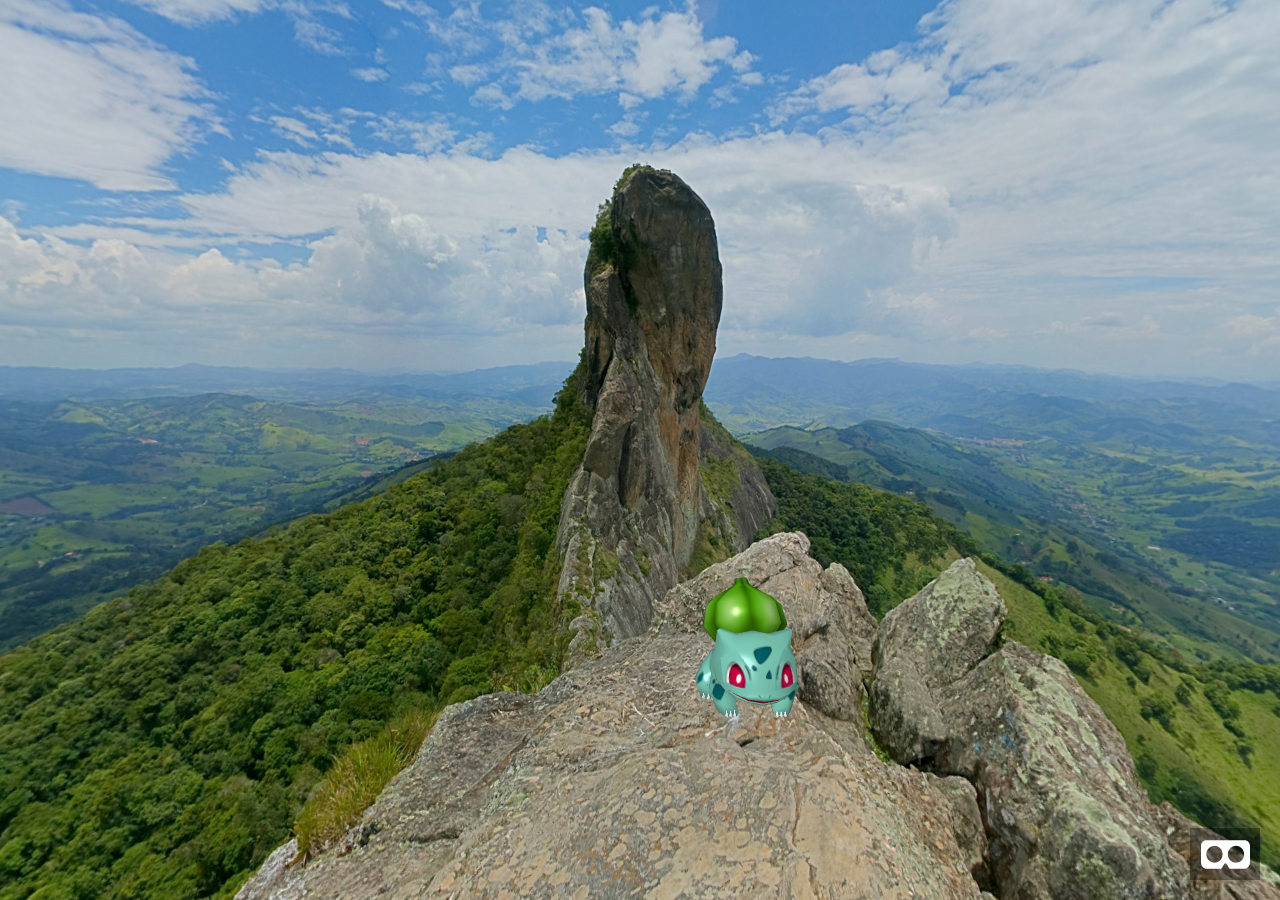
<file: demo/360-pokemon.html>
<!DOCTYPE html>
<html lang="en">
  <head>
    <meta charset="UTF-8">
    <script src="js/aframe.min.js"></script>
    <script src="js/TGALoader.js"></script> 
    <script>THREE.Loader.Handlers.add( /\.tga$/i, new THREE.TGALoader() );</script>
    <title>Olar Mundo pt.3</title>
  </head>
  <body>
    <a-scene>
      <a-assets>
        <img id="pedra-do-bauzinho" crossorigin="anonymous" src="images/pedra-do-bauzinho.jpg">
        <a-asset-item id="bulbasaur-obj" src="obj/bulbasaur/bulbasaur.obj"></a-asset-item>
        <a-asset-item id="bulbasaur-mtl" src="obj/bulbasaur/bulbasaur.mtl"></a-asset-item>
      </a-assets>

      <a-entity
        obj-model="obj: #bulbasaur-obj; mtl: #bulbasaur-mtl"
        position="0.7 0 -3.5"
        scale="0.1 0.1 0.1"
      ></a-entity>
      <a-sky src="#pedra-do-bauzinho" rotation="0 -90 -10"></a-sky>
    </a-scene>
  </body>
</html>
</file>
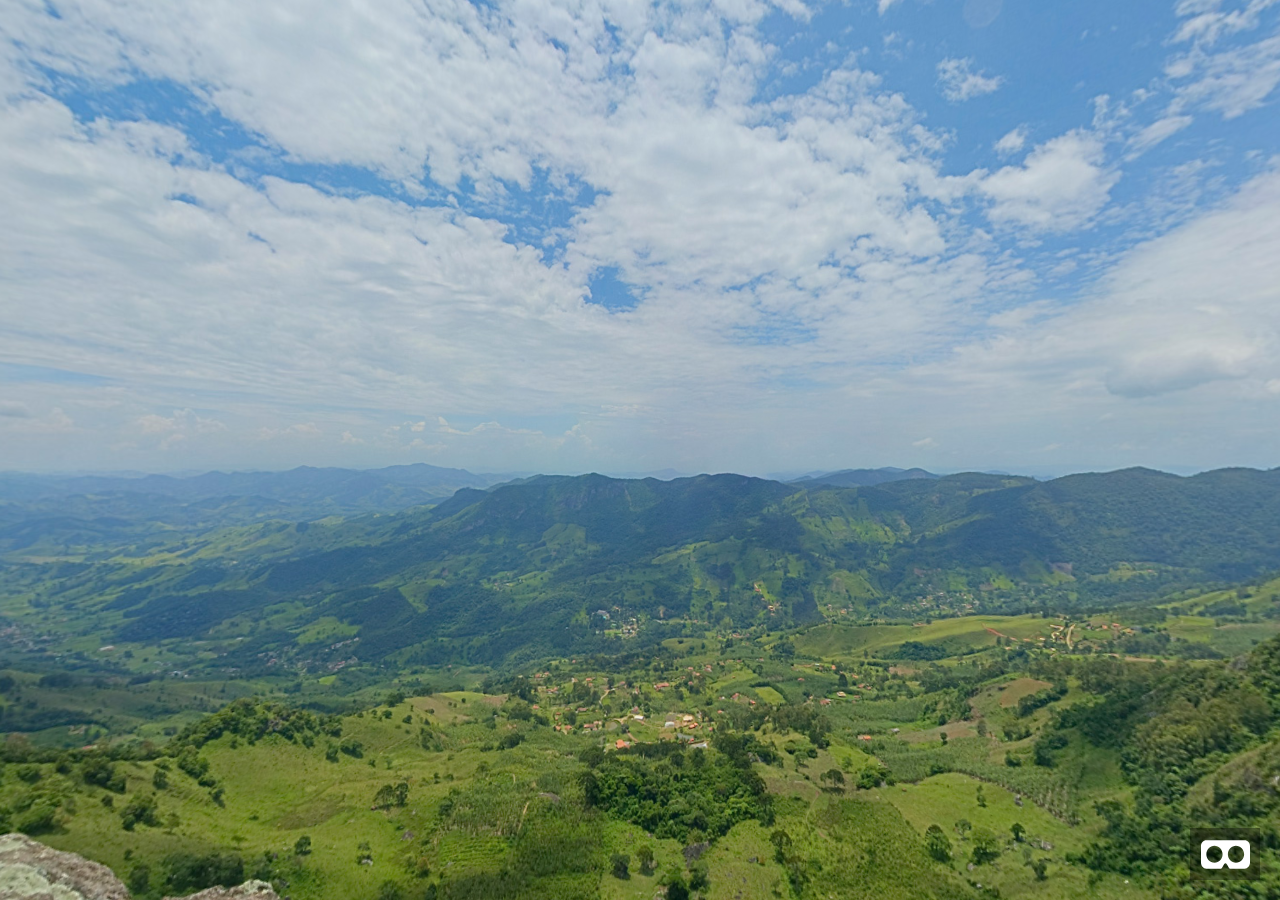
<file: demo/360.html>
<!DOCTYPE html>
<html lang="en">
<head>
  <meta charset="UTF-8">
  <script src="js/aframe.min.js"></script>
  <title>Pedra do Bauzinho - 360</title>
</head>
<body>
  <a-scene>
    <a-assets>
      <img id="pedra-do-bauzinho" crossorigin="anonymous" src="images/pedra-do-bauzinho.jpg">
    </a-assets>

    <a-sky src="#pedra-do-bauzinho"></a-sky>
  </a-scene>
</body>
</html>
</file>
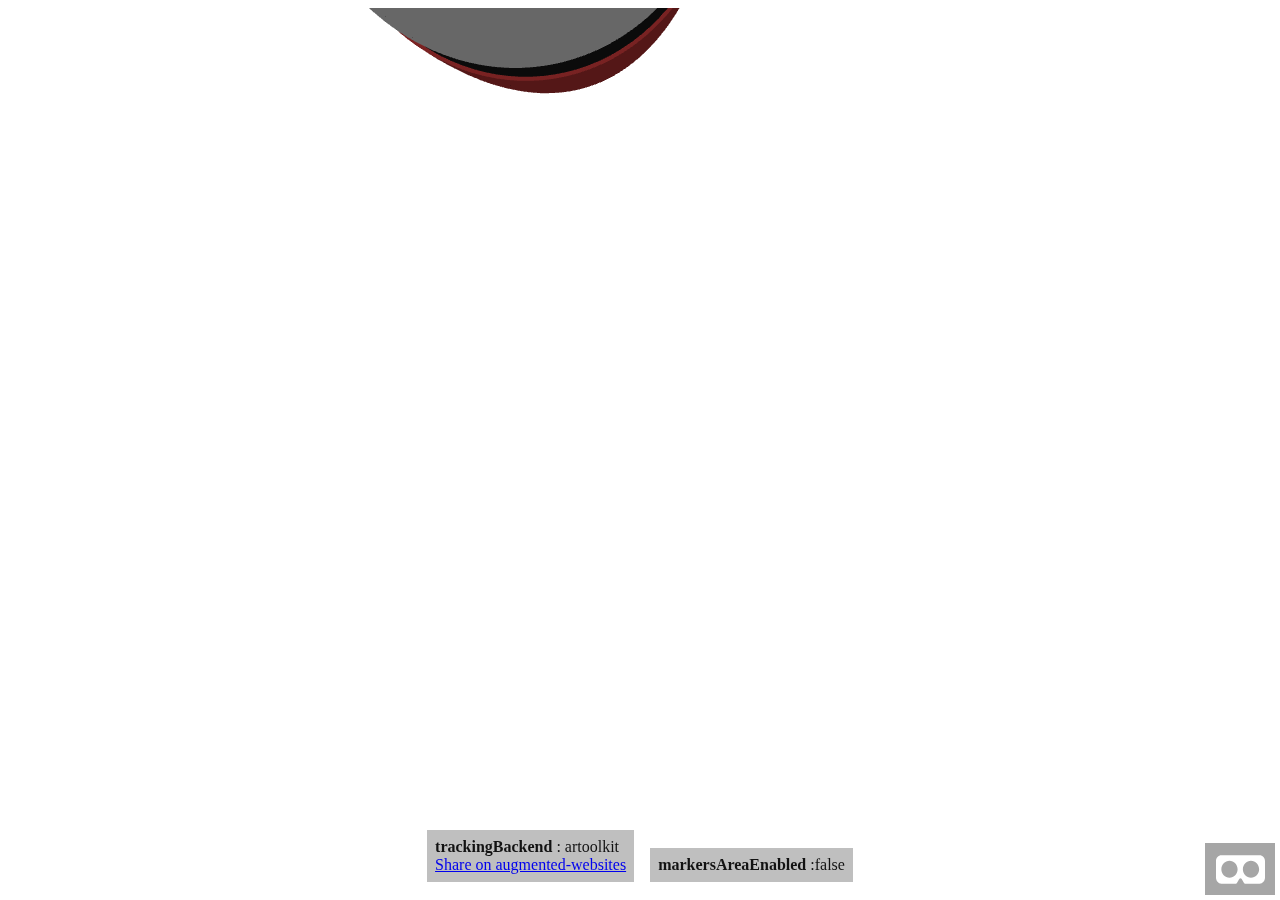
<file: demo/ar.html>
<html>
  <head>
    <script src="js/aframe.min.js"></script>
    <script src="js/aframe-ar.js"></script>
    <script src="js/TGALoader.js"></script> 
    <script>THREE.Loader.Handlers.add( /\.tga$/i, new THREE.TGALoader() );</script>
  </head>
  <body style='margin : 0px; overflow: hidden;'>
    <a-scene embedded arjs>
        <a-assets>
          <a-asset-item id="pokeball-obj" src="obj/pokeball/pokeball.obj"></a-asset-item>
          <a-asset-item id="pokeball-mtl" src="obj/pokeball/pokeball.mtl"></a-asset-item>
        </a-assets>
        <a-entity
          obj-model="obj: #pokeball-obj; mtl: #pokeball-mtl"
          position="0 0.5 0"
          scale="0.02 0.02 0.02"
          rotation="90 180 0"
        ></a-entity>
      <a-marker-camera preset='hiro'></a-marker-camera>
    </a-scene>
  </body>
</html>
</file>
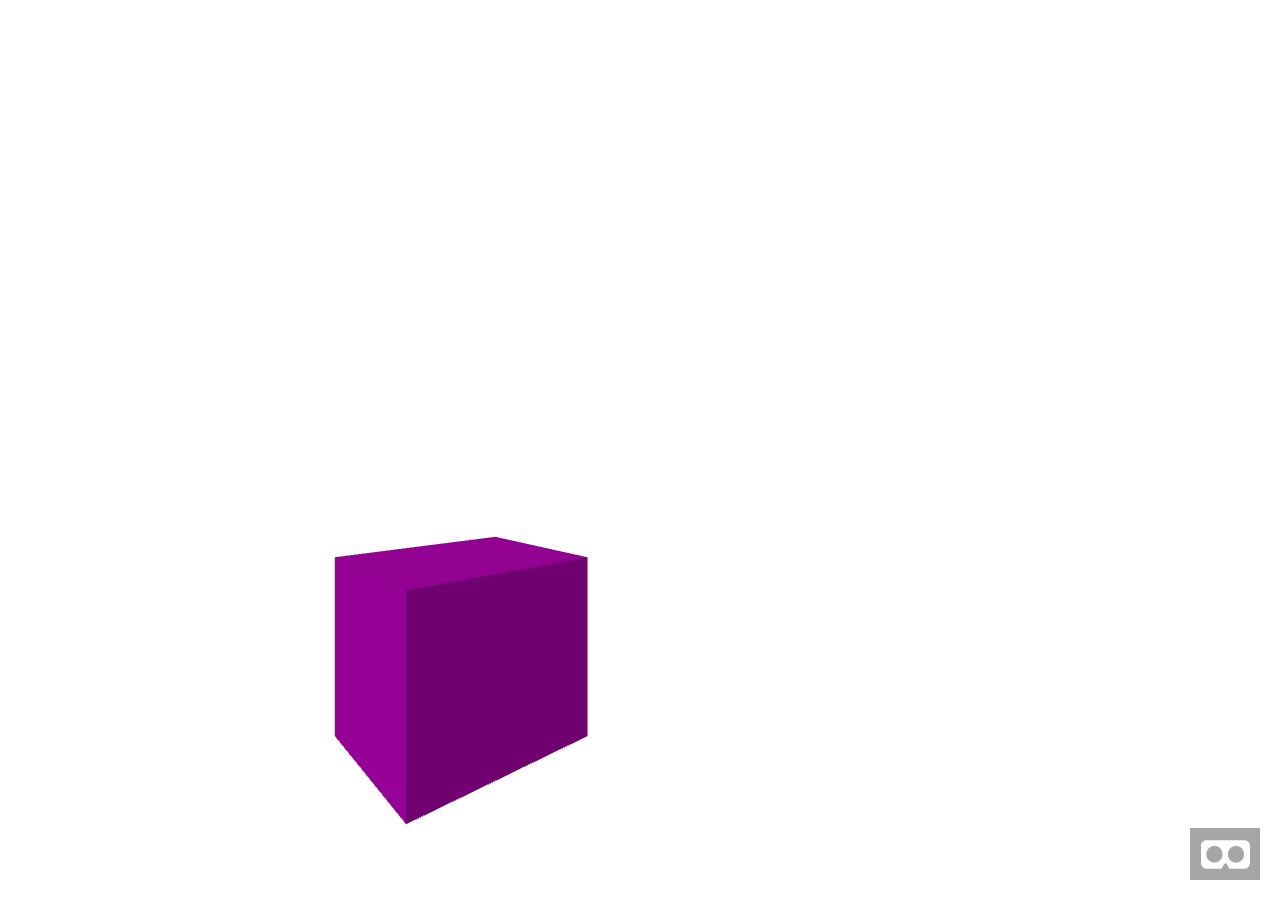
<file: demo/box.html>
<!DOCTYPE html>
<html lang="en">
  <head>
    <meta charset="UTF-8">
    <script src="js/aframe.min.js"></script>
    <title>Pedra do Bauzinho - 360</title>
  </head>
  <body>
    <a-scene>
      <a-entity
        geometry="primitive: box"
        material="color: purple"
        position="-1 0.5 -3"
        rotation="0 45 0"
      ></a-entity>
    </a-scene>
  </body>
</html>
</file>
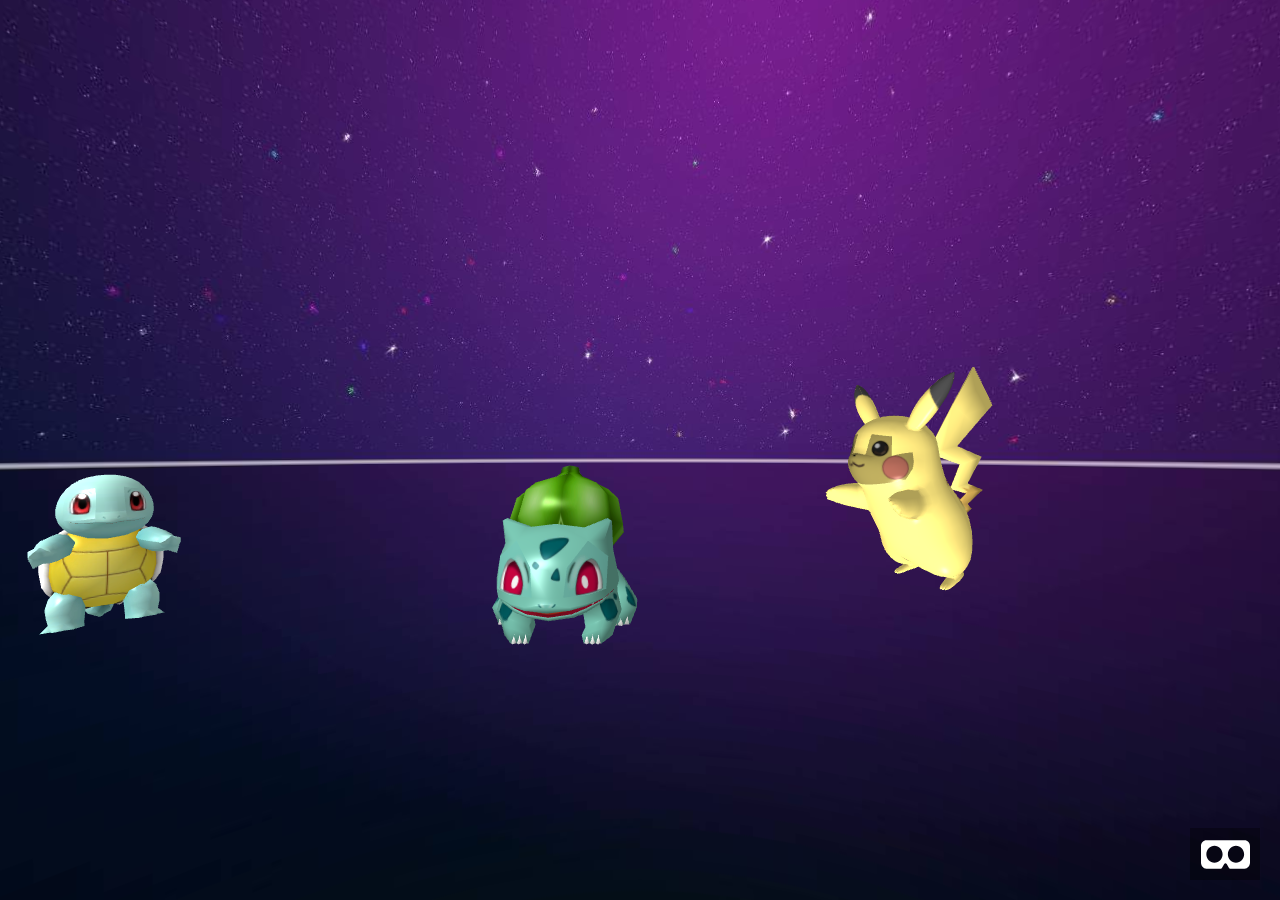
<file: demo/pokemon.html>
<html>
  <head>
    <script src="js/aframe.min.js"></script>
    <script src="js/TGALoader.js"></script> 
    <script>THREE.Loader.Handlers.add( /\.tga$/i, new THREE.TGALoader() );</script>
  </head>
  </script>
  </head>
  <body>
    <a-scene>
      <a-assets>
        <a-asset-item id="pikachu-obj" src="obj/pikachu/pikachu.obj"></a-asset-item>
        <a-asset-item id="pikachu-mtl" src="obj/pikachu/pikachu.mtl"></a-asset-item>
        <a-asset-item id="bulbasaur-obj" src="obj/bulbasaur/bulbasaur.obj"></a-asset-item>
        <a-asset-item id="bulbasaur-mtl" src="obj/bulbasaur/bulbasaur.mtl"></a-asset-item>
        <a-asset-item id="squirtle-obj" src="obj/squirtle/squirtle.obj"></a-asset-item>
        <a-asset-item id="squirtle-mtl" src="obj/squirtle/squirtle.mtl"></a-asset-item>
        <img id="sky" src="images/bg-night.jpg" />
      </a-assets>
      <a-entity
        obj-model="obj: #pikachu-obj; mtl: #pikachu-mtl"
        position="4 0 -7"
        scale="0.05 0.05 0.05"
        rotation="-20 100 0"
      ></a-entity>
      <a-entity
        obj-model="obj: #bulbasaur-obj; mtl: #bulbasaur-mtl"
        position="-0.7 0 -5"
        scale="0.2 0.2 0.2"
        ></a-entity>
      <a-entity
        obj-model="obj: #squirtle-obj; mtl: #squirtle-mtl"
        position="-5 0 -5"
        scale="0.3 0.3 0.3"
        rotation="0 -130 180"
        ></a-entity>
      <a-sky src="#sky" rotation="0 -90 0" scale="-1 1 1"></a-sky>
    </a-scene>
  </body>
</html>
</file>
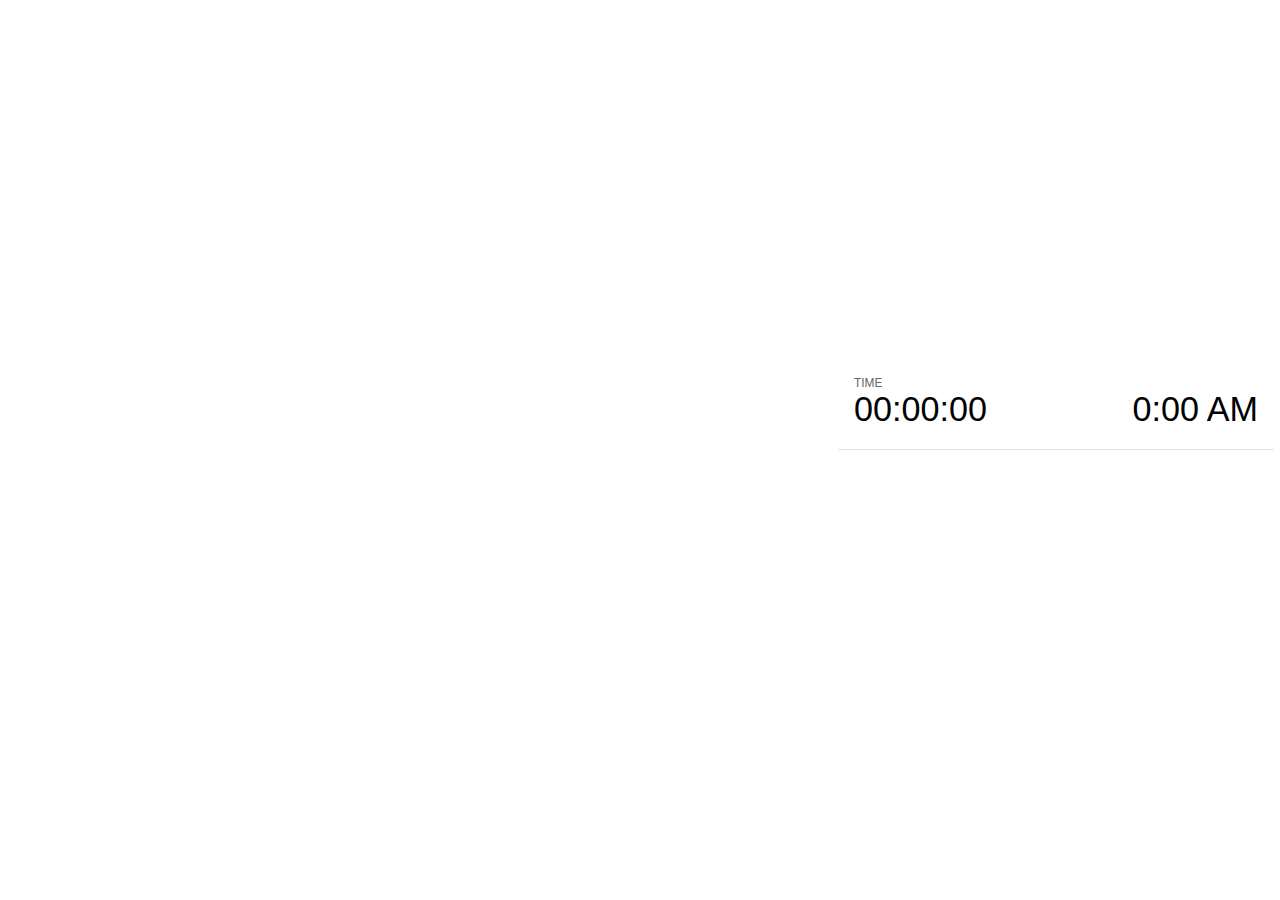
<file: plugin/notes/notes.html>
<!doctype html>
<html lang="en">
	<head>
		<meta charset="utf-8">

		<title>reveal.js - Slide Notes</title>

		<style>
			body {
				font-family: Helvetica;
			}

			#current-slide,
			#upcoming-slide,
			#speaker-controls {
				padding: 6px;
				box-sizing: border-box;
				-moz-box-sizing: border-box;
			}

			#current-slide iframe,
			#upcoming-slide iframe {
				width: 100%;
				height: 100%;
				border: 1px solid #ddd;
			}

			#current-slide .label,
			#upcoming-slide .label {
				position: absolute;
				top: 10px;
				left: 10px;
				font-weight: bold;
				font-size: 14px;
				z-index: 2;
				color: rgba( 255, 255, 255, 0.9 );
			}

			#current-slide {
				position: absolute;
				width: 65%;
				height: 100%;
				top: 0;
				left: 0;
				padding-right: 0;
			}

			#upcoming-slide {
				position: absolute;
				width: 35%;
				height: 40%;
				right: 0;
				top: 0;
			}

			#speaker-controls {
				position: absolute;
				top: 40%;
				right: 0;
				width: 35%;
				height: 60%;
				overflow: auto;

				font-size: 18px;
			}

				.speaker-controls-time.hidden,
				.speaker-controls-notes.hidden {
					display: none;
				}

				.speaker-controls-time .label,
				.speaker-controls-notes .label {
					text-transform: uppercase;
					font-weight: normal;
					font-size: 0.66em;
					color: #666;
					margin: 0;
				}

				.speaker-controls-time {
					border-bottom: 1px solid rgba( 200, 200, 200, 0.5 );
					margin-bottom: 10px;
					padding: 10px 16px;
					padding-bottom: 20px;
					cursor: pointer;
				}

				.speaker-controls-time .reset-button {
					opacity: 0;
					float: right;
					color: #666;
					text-decoration: none;
				}
				.speaker-controls-time:hover .reset-button {
					opacity: 1;
				}

				.speaker-controls-time .timer,
				.speaker-controls-time .clock {
					width: 50%;
					font-size: 1.9em;
				}

				.speaker-controls-time .timer {
					float: left;
				}

				.speaker-controls-time .clock {
					float: right;
					text-align: right;
				}

				.speaker-controls-time span.mute {
					color: #bbb;
				}

				.speaker-controls-notes {
					padding: 10px 16px;
				}

				.speaker-controls-notes .value {
					margin-top: 5px;
					line-height: 1.4;
					font-size: 1.2em;
				}

			.clear {
				clear: both;
			}

			@media screen and (max-width: 1080px) {
				#speaker-controls {
					font-size: 16px;
				}
			}

			@media screen and (max-width: 900px) {
				#speaker-controls {
					font-size: 14px;
				}
			}

			@media screen and (max-width: 800px) {
				#speaker-controls {
					font-size: 12px;
				}
			}

		</style>
	</head>

	<body>

		<div id="current-slide"></div>
		<div id="upcoming-slide"><span class="label">UPCOMING:</span></div>
		<div id="speaker-controls">
			<div class="speaker-controls-time">
				<h4 class="label">Time <span class="reset-button">Click to Reset</span></h4>
				<div class="clock">
					<span class="clock-value">0:00 AM</span>
				</div>
				<div class="timer">
					<span class="hours-value">00</span><span class="minutes-value">:00</span><span class="seconds-value">:00</span>
				</div>
				<div class="clear"></div>
			</div>

			<div class="speaker-controls-notes hidden">
				<h4 class="label">Notes</h4>
				<div class="value"></div>
			</div>
		</div>

		<script src="../../plugin/markdown/marked.js"></script>
		<script>

			(function() {

				var notes,
					notesValue,
					currentState,
					currentSlide,
					upcomingSlide,
					connected = false;

				window.addEventListener( 'message', function( event ) {

					var data = JSON.parse( event.data );

					// The overview mode is only useful to the reveal.js instance
					// where navigation occurs so we don't sync it
					if( data.state ) delete data.state.overview;

					// Messages sent by the notes plugin inside of the main window
					if( data && data.namespace === 'reveal-notes' ) {
						if( data.type === 'connect' ) {
							handleConnectMessage( data );
						}
						else if( data.type === 'state' ) {
							handleStateMessage( data );
						}
					}
					// Messages sent by the reveal.js inside of the current slide preview
					else if( data && data.namespace === 'reveal' ) {
						if( /ready/.test( data.eventName ) ) {
							// Send a message back to notify that the handshake is complete
							window.opener.postMessage( JSON.stringify({ namespace: 'reveal-notes', type: 'connected'} ), '*' );
						}
						else if( /slidechanged|fragmentshown|fragmenthidden|paused|resumed/.test( data.eventName ) && currentState !== JSON.stringify( data.state ) ) {

							window.opener.postMessage( JSON.stringify({ method: 'setState', args: [ data.state ]} ), '*' );

						}
					}

				} );

				/**
				 * Called when the main window is trying to establish a
				 * connection.
				 */
				function handleConnectMessage( data ) {

					if( connected === false ) {
						connected = true;

						setupIframes( data );
						setupKeyboard();
						setupNotes();
						setupTimer();
					}

				}

				/**
				 * Called when the main window sends an updated state.
				 */
				function handleStateMessage( data ) {

					// Store the most recently set state to avoid circular loops
					// applying the same state
					currentState = JSON.stringify( data.state );

					// No need for updating the notes in case of fragment changes
					if ( data.notes ) {
						notes.classList.remove( 'hidden' );
						notesValue.style.whiteSpace = data.whitespace;
						if( data.markdown ) {
							notesValue.innerHTML = marked( data.notes );
						}
						else {
							notesValue.innerHTML = data.notes;
						}
					}
					else {
						notes.classList.add( 'hidden' );
					}

					// Update the note slides
					currentSlide.contentWindow.postMessage( JSON.stringify({ method: 'setState', args: [ data.state ] }), '*' );
					upcomingSlide.contentWindow.postMessage( JSON.stringify({ method: 'setState', args: [ data.state ] }), '*' );
					upcomingSlide.contentWindow.postMessage( JSON.stringify({ method: 'next' }), '*' );

				}

				// Limit to max one state update per X ms
				handleStateMessage = debounce( handleStateMessage, 200 );

				/**
				 * Forward keyboard events to the current slide window.
				 * This enables keyboard events to work even if focus
				 * isn't set on the current slide iframe.
				 */
				function setupKeyboard() {

					document.addEventListener( 'keydown', function( event ) {
						currentSlide.contentWindow.postMessage( JSON.stringify({ method: 'triggerKey', args: [ event.keyCode ] }), '*' );
					} );

				}

				/**
				 * Creates the preview iframes.
				 */
				function setupIframes( data ) {

					var params = [
						'receiver',
						'progress=false',
						'history=false',
						'transition=none',
						'autoSlide=0',
						'backgroundTransition=none'
					].join( '&' );

					var urlSeparator = /\?/.test(data.url) ? '&' : '?';
					var hash = '#/' + data.state.indexh + '/' + data.state.indexv;
					var currentURL = data.url + urlSeparator + params + '&postMessageEvents=true' + hash;
					var upcomingURL = data.url + urlSeparator + params + '&controls=false' + hash;

					currentSlide = document.createElement( 'iframe' );
					currentSlide.setAttribute( 'width', 1280 );
					currentSlide.setAttribute( 'height', 1024 );
					currentSlide.setAttribute( 'src', currentURL );
					document.querySelector( '#current-slide' ).appendChild( currentSlide );

					upcomingSlide = document.createElement( 'iframe' );
					upcomingSlide.setAttribute( 'width', 640 );
					upcomingSlide.setAttribute( 'height', 512 );
					upcomingSlide.setAttribute( 'src', upcomingURL );
					document.querySelector( '#upcoming-slide' ).appendChild( upcomingSlide );

				}

				/**
				 * Setup the notes UI.
				 */
				function setupNotes() {

					notes = document.querySelector( '.speaker-controls-notes' );
					notesValue = document.querySelector( '.speaker-controls-notes .value' );

				}

				/**
				 * Create the timer and clock and start updating them
				 * at an interval.
				 */
				function setupTimer() {

					var start = new Date(),
						timeEl = document.querySelector( '.speaker-controls-time' ),
						clockEl = timeEl.querySelector( '.clock-value' ),
						hoursEl = timeEl.querySelector( '.hours-value' ),
						minutesEl = timeEl.querySelector( '.minutes-value' ),
						secondsEl = timeEl.querySelector( '.seconds-value' );

					function _updateTimer() {

						var diff, hours, minutes, seconds,
							now = new Date();

						diff = now.getTime() - start.getTime();
						hours = Math.floor( diff / ( 1000 * 60 * 60 ) );
						minutes = Math.floor( ( diff / ( 1000 * 60 ) ) % 60 );
						seconds = Math.floor( ( diff / 1000 ) % 60 );

						clockEl.innerHTML = now.toLocaleTimeString( 'en-US', { hour12: true, hour: '2-digit', minute:'2-digit' } );
						hoursEl.innerHTML = zeroPadInteger( hours );
						hoursEl.className = hours > 0 ? '' : 'mute';
						minutesEl.innerHTML = ':' + zeroPadInteger( minutes );
						minutesEl.className = minutes > 0 ? '' : 'mute';
						secondsEl.innerHTML = ':' + zeroPadInteger( seconds );

					}

					// Update once directly
					_updateTimer();

					// Then update every second
					setInterval( _updateTimer, 1000 );

					timeEl.addEventListener( 'click', function() {
						start = new Date();
						_updateTimer();
						return false;
					} );

				}

				function zeroPadInteger( num ) {

					var str = '00' + parseInt( num );
					return str.substring( str.length - 2 );

				}

				/**
				 * Limits the frequency at which a function can be called.
				 */
				function debounce( fn, ms ) {

					var lastTime = 0,
						timeout;

					return function() {

						var args = arguments;
						var context = this;

						clearTimeout( timeout );

						var timeSinceLastCall = Date.now() - lastTime;
						if( timeSinceLastCall > ms ) {
							fn.apply( context, args );
							lastTime = Date.now();
						}
						else {
							timeout = setTimeout( function() {
								fn.apply( context, args );
								lastTime = Date.now();
							}, ms - timeSinceLastCall );
						}

					}

				}

			})();

		</script>
	</body>
</html>
</file>
